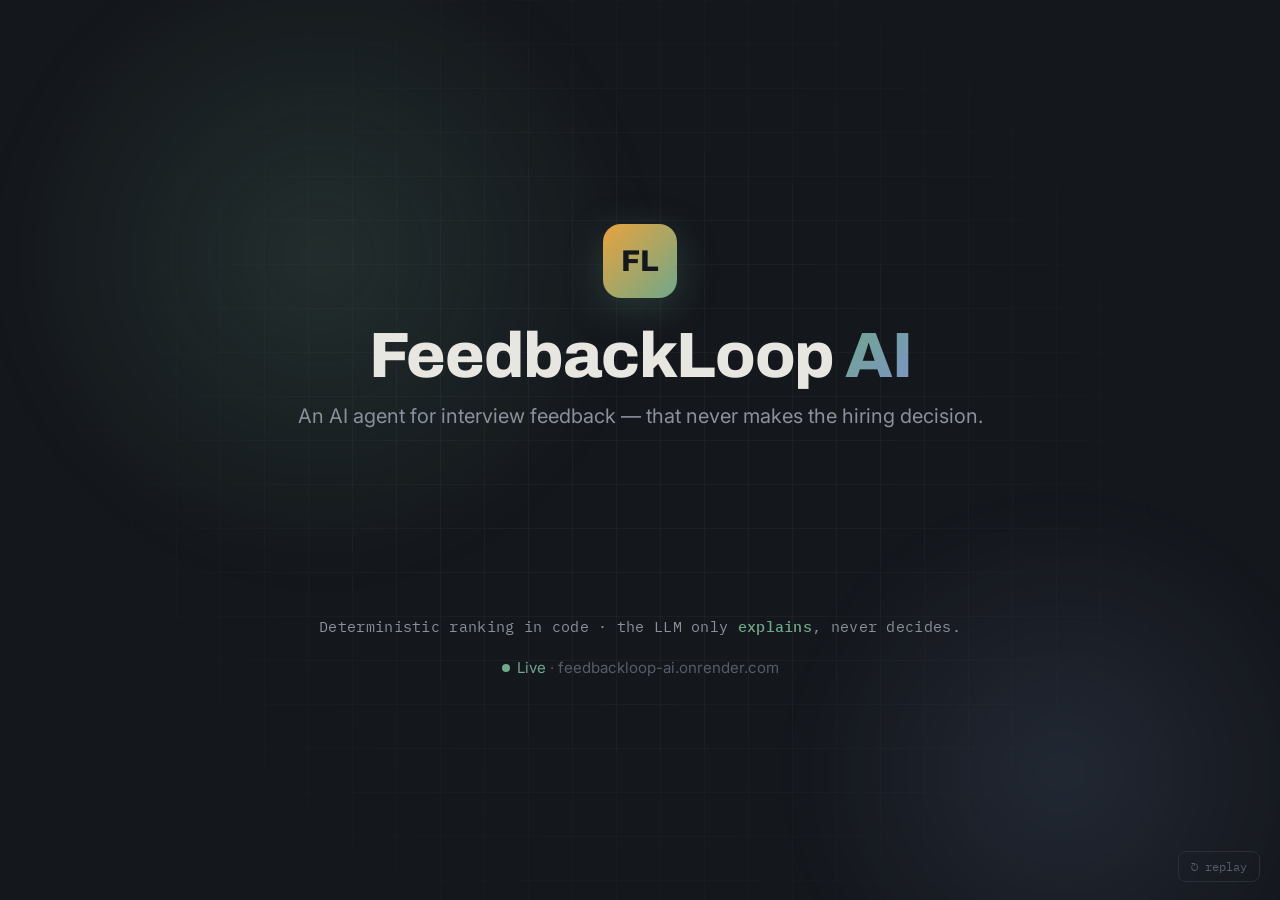
<file: intro.html>
<!DOCTYPE html>
<html lang="en">
<head>
<meta charset="UTF-8">
<meta name="viewport" content="width=device-width, initial-scale=1.0">
<title>FeedbackLoop AI — Intro</title>
<link rel="preconnect" href="https://fonts.googleapis.com">
<link rel="preconnect" href="https://fonts.gstatic.com" crossorigin>
<link href="https://fonts.googleapis.com/css2?family=Archivo:wght@600;800&family=Inter:wght@400;500&family=IBM+Plex+Mono:wght@500&display=swap" rel="stylesheet">
<style>
  :root{
    --bg:#14171C; --surface:#1B1F26; --raised:#21262F; --border:#2A2F38;
    --text:#E8E6E1; --dim:#8B909A; --faint:#565C68;
    --amber:#E8A33D; --sage:#6FA88A; --clay:#D5695D; --blue:#7C93C7;
    --display:'Archivo',sans-serif; --body:'Inter',sans-serif; --mono:'IBM Plex Mono',monospace;
  }
  *{margin:0;padding:0;box-sizing:border-box;}
  html,body{height:100%;}
  body{
    background:var(--bg); color:var(--text); font-family:var(--body);
    overflow:hidden; display:flex; align-items:center; justify-content:center;
  }
  /* moving glow + grid backdrop */
  .bg{position:fixed;inset:0;z-index:0;overflow:hidden;}
  .bg .glow{
    position:absolute; width:60vw; height:60vw; border-radius:50%;
    background:radial-gradient(circle, rgba(111,168,138,0.16), transparent 60%);
    top:-10vw; left:-5vw; filter:blur(20px); animation:drift 14s ease-in-out infinite alternate;
  }
  .bg .glow2{
    position:absolute; width:50vw; height:50vw; border-radius:50%;
    background:radial-gradient(circle, rgba(124,147,199,0.14), transparent 60%);
    bottom:-15vw; right:-8vw; filter:blur(20px); animation:drift2 16s ease-in-out infinite alternate;
  }
  .bg .grid{
    position:absolute; inset:0;
    background-image:linear-gradient(rgba(255,255,255,0.03) 1px,transparent 1px),
                     linear-gradient(90deg, rgba(255,255,255,0.03) 1px,transparent 1px);
    background-size:44px 44px; mask-image:radial-gradient(circle at center, black 30%, transparent 78%);
    -webkit-mask-image:radial-gradient(circle at center, black 30%, transparent 78%);
    opacity:0; animation:gridin 1.4s ease forwards .2s;
  }
  @keyframes drift{to{transform:translate(6vw,4vh) scale(1.1);}}
  @keyframes drift2{to{transform:translate(-5vw,-3vh) scale(1.15);}}
  @keyframes gridin{to{opacity:1;}}

  .stage{position:relative;z-index:1;text-align:center;padding:40px;max-width:960px;}

  .mark{
    width:74px;height:74px;border-radius:18px;margin:0 auto 26px;
    background:linear-gradient(135deg,var(--amber),var(--sage));
    display:flex;align-items:center;justify-content:center;
    font-family:var(--display);font-weight:800;font-size:30px;color:#14171C;
    opacity:0;transform:scale(.6);animation:pop .7s cubic-bezier(.2,.8,.2,1) forwards .1s;
    box-shadow:0 10px 40px rgba(111,168,138,0.25);
  }
  @keyframes pop{to{opacity:1;transform:scale(1);}}

  h1{
    font-family:var(--display);font-weight:800;font-size:64px;letter-spacing:-.02em;line-height:1;
    opacity:0;transform:translateY(18px);animation:up .8s cubic-bezier(.2,.8,.2,1) forwards .7s;
  }
  h1 .ai{background:linear-gradient(135deg,var(--sage),var(--blue));-webkit-background-clip:text;background-clip:text;color:transparent;}
  .tagline{
    font-size:20px;color:var(--dim);margin-top:16px;font-weight:400;
    opacity:0;transform:translateY(14px);animation:up .8s ease forwards 1.4s;
  }
  @keyframes up{to{opacity:1;transform:translateY(0);}}

  .stats{display:grid;grid-template-columns:repeat(4,1fr);gap:16px;margin:44px 0 8px;}
  .tile{
    background:var(--surface);border:1px solid var(--border);border-radius:14px;padding:22px 12px;
    opacity:0;transform:translateY(20px);
  }
  .tile.show{animation:up .7s cubic-bezier(.2,.8,.2,1) forwards;}
  .tile .num{font-family:var(--mono);font-size:40px;font-weight:500;color:var(--text);line-height:1;}
  .tile .num .suf{font-size:24px;color:var(--sage);}
  .tile .lbl{font-size:12px;color:var(--dim);margin-top:10px;text-transform:uppercase;letter-spacing:.04em;}
  .tile:nth-child(1) .num{color:var(--sage);}
  .tile:nth-child(2) .num{color:var(--blue);}
  .tile:nth-child(3) .num{color:var(--amber);}
  .tile:nth-child(4) .num{color:var(--text);}

  .principle{
    font-family:var(--mono);font-size:15px;color:var(--dim);margin-top:34px;letter-spacing:.02em;
    opacity:0;animation:up .8s ease forwards 6.4s;
  }
  .principle b{color:var(--sage);font-weight:500;}
  .url{
    margin-top:22px;font-size:15px;color:var(--faint);
    opacity:0;animation:up .8s ease forwards 7.4s;
  }
  .url .live{color:var(--sage);}
  .url .dot{display:inline-block;width:8px;height:8px;border-radius:50%;background:var(--sage);margin-right:7px;
    box-shadow:0 0 0 0 rgba(111,168,138,.6);animation:pulse 1.8s infinite;vertical-align:middle;}
  @keyframes pulse{0%{box-shadow:0 0 0 0 rgba(111,168,138,.5);}70%{box-shadow:0 0 0 10px rgba(111,168,138,0);}100%{box-shadow:0 0 0 0 rgba(111,168,138,0);}}

  .replay{position:fixed;bottom:18px;right:20px;z-index:2;font-family:var(--mono);font-size:12px;
    color:var(--faint);background:transparent;border:1px solid var(--border);border-radius:8px;
    padding:7px 12px;cursor:pointer;}
  .replay:hover{color:var(--sage);border-color:var(--sage);}

  @media(max-width:760px){h1{font-size:42px;}.stats{grid-template-columns:repeat(2,1fr);}}
</style>
</head>
<body>
  <div class="bg"><div class="glow"></div><div class="glow2"></div><div class="grid"></div></div>

  <div class="stage">
    <div class="mark">FL</div>
    <h1>FeedbackLoop <span class="ai">AI</span></h1>
    <div class="tagline">An AI agent for interview feedback &mdash; that never makes the hiring decision.</div>

    <div class="stats">
      <div class="tile" data-delay="2400"><div class="num"><span data-count="6">0</span></div><div class="lbl">features shipped</div></div>
      <div class="tile" data-delay="2700"><div class="num"><span data-count="5">0</span></div><div class="lbl">candidates ranked</div></div>
      <div class="tile" data-delay="3000"><div class="num"><span data-count="24">0</span><span class="suf">h</span></div><div class="lbl">SLA enforced</div></div>
      <div class="tile" data-delay="3300"><div class="num"><span data-count="100">0</span><span class="suf">%</span></div><div class="lbl">decisions in code</div></div>
    </div>

    <div class="principle">Deterministic ranking in code &middot; the LLM only <b>explains</b>, never decides.</div>
    <div class="url"><span class="dot"></span><span class="live">Live</span> &middot; feedbackloop-ai.onrender.com</div>
  </div>

  <button class="replay" onclick="run()">&#8635; replay</button>

<script>
  function easeOut(t){return 1-Math.pow(1-t,3);}
  function countUp(el,target,dur){
    const start=performance.now();
    function tick(now){
      const p=Math.min(1,(now-start)/dur);
      el.textContent=Math.round(easeOut(p)*target);
      if(p<1)requestAnimationFrame(tick);else el.textContent=target;
    }
    requestAnimationFrame(tick);
  }
  function run(){
    // restart CSS animations by reloading the stage's animation state
    document.querySelectorAll('.tile').forEach(t=>{t.classList.remove('show');});
    // reflow
    void document.body.offsetWidth;
    document.querySelectorAll('.tile').forEach(tile=>{
      const delay=+tile.dataset.delay;
      setTimeout(()=>{
        tile.classList.add('show');
        const span=tile.querySelector('[data-count]');
        countUp(span,+span.dataset.count,1200);
      },delay);
    });
  }
  // On first load, the CSS handles brand/title/tagline; JS handles tiles + counters.
  window.addEventListener('load',run);
  // Press R to replay (handy while screen-recording).
  window.addEventListener('keydown',e=>{if(e.key.toLowerCase()==='r')location.reload();});
  // When embedded as the app splash (/intro?embed=1), hide the replay control.
  if(new URLSearchParams(location.search).has('embed')){
    var rb=document.querySelector('.replay'); if(rb)rb.style.display='none';
  }
</script>
</body>
</html>
</file>
